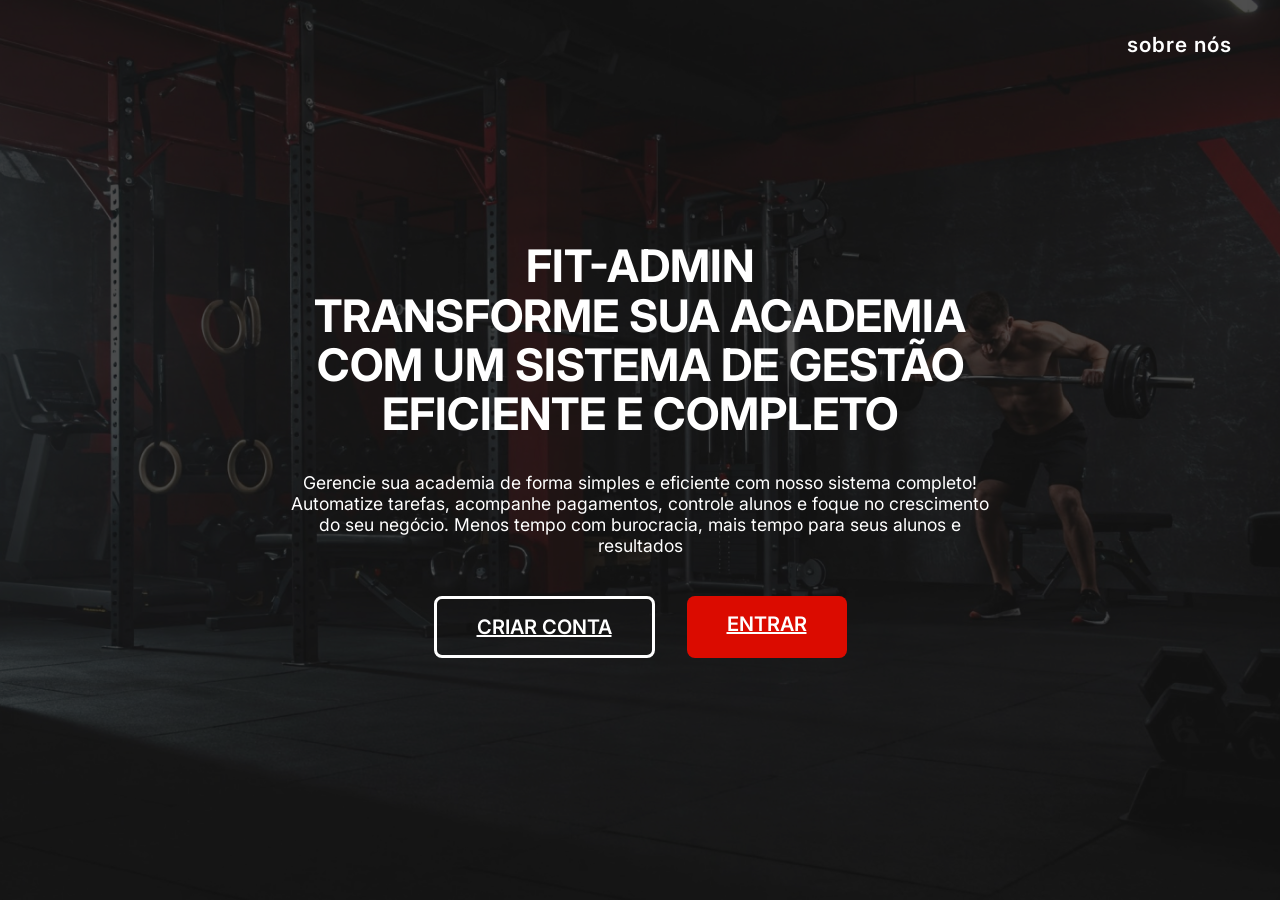
<file: src/pages/index.html>
<!DOCTYPE html>
<html lang="pt-BR">
<head>
  <meta charset="UTF-8">
  <meta name="viewport" content="width=device-width, initial-scale=1.0">
  <title>Fit-Admin - Gestão de Academia</title>
  <link rel="preconnect" href="https://fonts.googleapis.com">
  <link rel="preconnect" href="https://fonts.gstatic.com" crossorigin>
  <link href="https://fonts.googleapis.com/css2?family=Inter:wght@400;600;700&display=swap" rel="stylesheet">
  <link href="https://fonts.googleapis.com/icon?family=Material+Icons" rel="stylesheet">
  <link rel="stylesheet" href="../styles/theme.css">
  <link rel="stylesheet" href="../styles/home.css">
</head>
<body>
  <div class="landing-bg">
    <div class="overlay"></div>
    <a href="#" class="top-right-link">sobre nós</a>
    <div class="content">
      <div class="title">
        FIT-ADMIN<br>
        TRANSFORME SUA ACADEMIA<br>
        COM UM SISTEMA DE GESTÃO<br>
        EFICIENTE E COMPLETO
      </div>
      <div class="subtitle">
        Gerencie sua academia de forma simples e eficiente com nosso sistema completo! Automatize tarefas, acompanhe pagamentos, controle alunos e foque no crescimento do seu negócio. Menos tempo com burocracia, mais tempo para seus alunos e resultados
      </div>
      <div class="btn-group">
        <a href="criar-conta.html" class="btn-secondary">CRIAR CONTA</a>
        <a href="login.html" class="btn-primary">ENTRAR</a>
      </div>
    </div>
  </div>
</body>
</html>
</file>
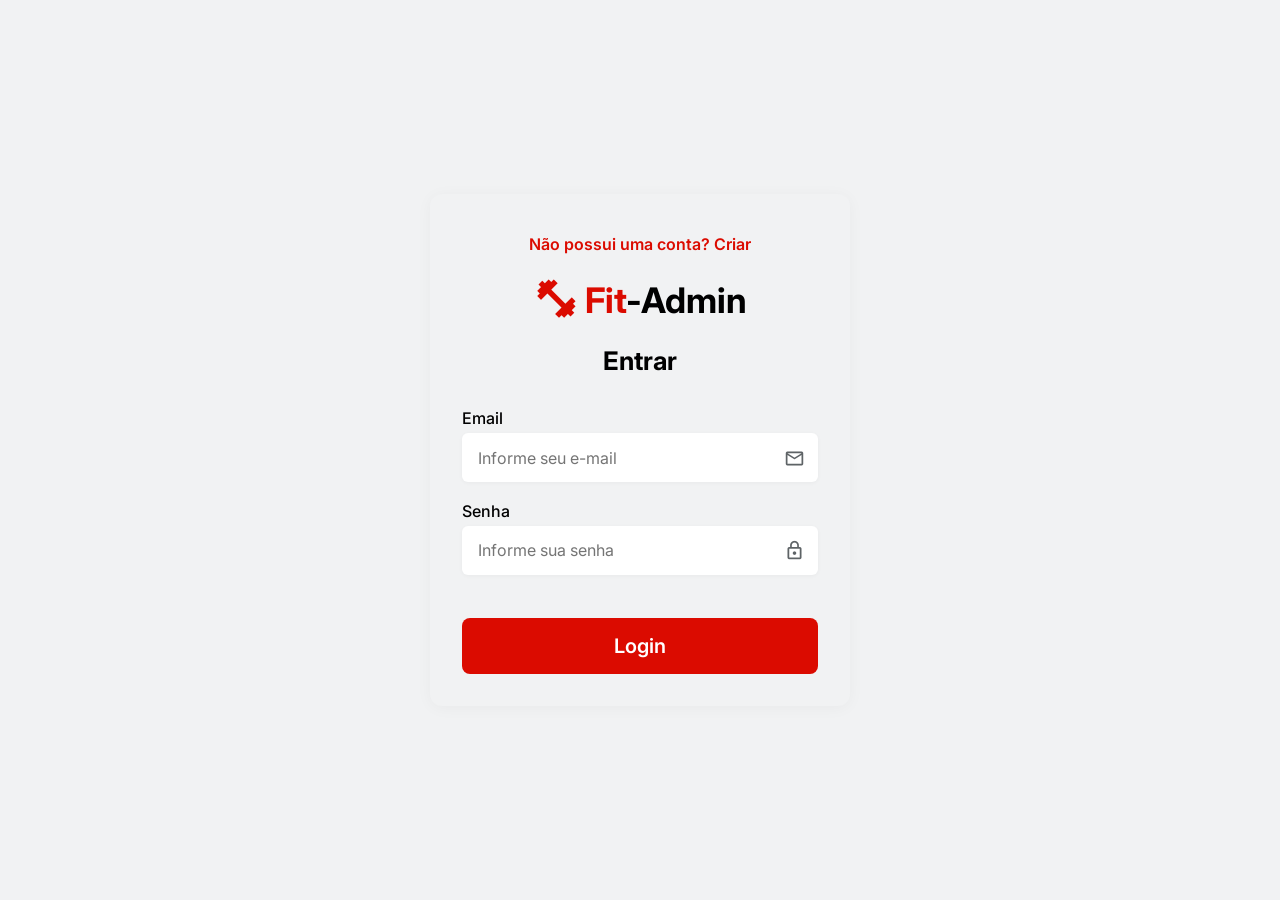
<file: src/pages/alterar-senha.html>
<!DOCTYPE html>
<html lang="pt-BR">
<head>
  <meta charset="UTF-8">
  <meta name="viewport" content="width=device-width, initial-scale=1.0">
  <title>Alterar Senha - Fit-Admin</title>
  <link rel="preconnect" href="https://fonts.googleapis.com">
  <link rel="preconnect" href="https://fonts.gstatic.com" crossorigin>
  <link href="https://fonts.googleapis.com/css2?family=Inter:wght@400;600;700&display=swap" rel="stylesheet">
  <link href="https://fonts.googleapis.com/icon?family=Material+Icons" rel="stylesheet">
  <link rel="stylesheet" href="../styles/theme.css">
  <link rel="stylesheet" href="../styles/dashboard.css">
  <link rel="stylesheet" href="../styles/gestao.css">
</head>
<body>
  <div class="dashboard-container">
    <header class="dashboard-header">
      <button class="menu-btn"><span class="material-icons">menu</span></button>
      <span class="dashboard-title">Fit-Admin</span>
      <button class="logout-btn"><span class="material-icons">logout</span></button>
    </header>
    <nav class="dashboard-nav">
      <a href="dashboard.html" class="nav-item"><span class="material-icons">home</span><span>Dashboard</span></a>
      <a href="pagamentos.html" class="nav-item"><span class="material-icons">payments</span><span>Pagamentos</span></a>
      <a href="treinos.html" class="nav-item"><span class="material-icons">fitness_center</span><span>Treinos</span></a>
      <a href="funcionarios.html" class="nav-item admin-only"><span class="material-icons">people</span><span>Funcionários</span></a>
      <a href="alterar-senha.html" class="nav-item active"><span class="material-icons">lock_reset</span><span>Senha</span></a>
    </nav>
    <main class="dashboard-main">
      <section class="management-layout">
        <form class="management-form" id="senha-form">
          <h3>Alterar senha</h3>
          <label for="senha-atual">Senha atual</label>
          <input id="senha-atual" type="password" required>
          <label for="nova-senha">Nova senha</label>
          <input id="nova-senha" type="password" required>
          <label for="confirmar-senha">Confirmar nova senha</label>
          <input id="confirmar-senha" type="password" required>
          <button class="btn-primary" type="submit">Alterar senha</button>
        </form>
      </section>
    </main>
  </div>
  <script src="../scripts/auth.js"></script>
  <script src="../scripts/alterar-senha.js"></script>
</body>
</html>
</file>
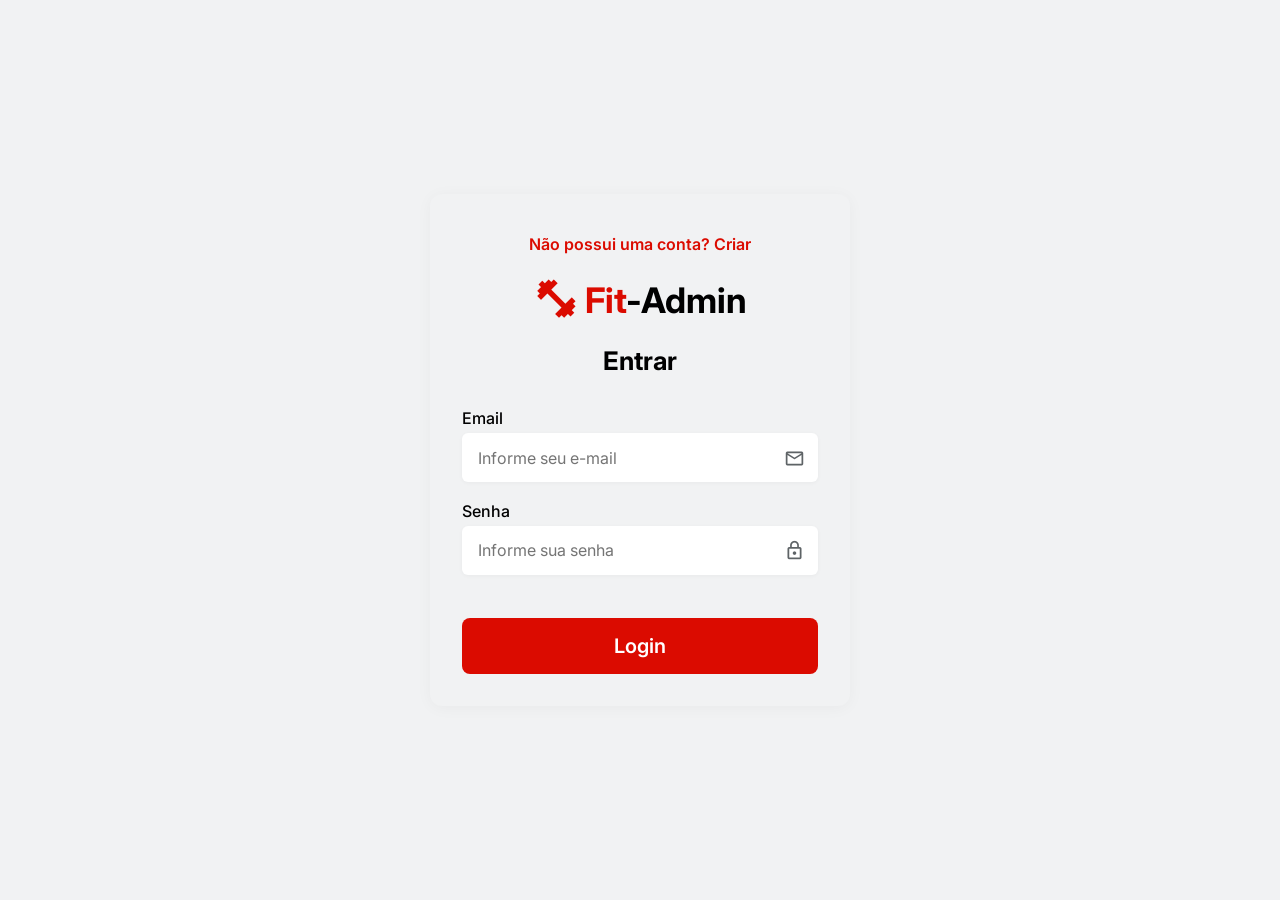
<file: src/pages/cadastro-aluno.html>
<!DOCTYPE html>
<html lang="pt-BR">
<head>
  <meta charset="UTF-8">
  <meta name="viewport" content="width=device-width, initial-scale=1.0">
  <title>Cadastrar/Editar Aluno - Fit-Admin</title>
  <link rel="preconnect" href="https://fonts.googleapis.com">
  <link rel="preconnect" href="https://fonts.gstatic.com" crossorigin>
  <link href="https://fonts.googleapis.com/css2?family=Inter:wght@400;600;700&display=swap" rel="stylesheet">
  <link href="https://fonts.googleapis.com/icon?family=Material+Icons" rel="stylesheet">
  <link rel="stylesheet" href="../styles/theme.css">
  <link rel="stylesheet" href="../styles/dashboard.css">
  <script src="../scripts/InputComponent.js" defer></script>
  <script src="../scripts/auth.js"></script>
  <script src="../scripts/app-data.js"></script>
  <link rel="stylesheet" href="../styles/cadastro-aluno.css">
</head>
<body>
  <header class="dashboard-header">
    <button class="menu-btn"><span class="material-icons">menu</span></button>
    <span class="dashboard-title">Fit-Admin</span>
    <span style="width:40px;"></span>
  </header>
  <div class="cadastro-container">
    <button type="button" id="btn-voltar" class="button-back"><span class="material-icons">arrow_back</span>Voltar</button>
    <div class="cadastro-title">Cadastrar/Editar Aluno</div>
    <form class="cadastro-form" id="cadastroAlunoForm">
      <div class="cadastro-photo">
        <img id="cadastro-photo-preview" src="../assets/user-placeholder-form-student.jpg" alt="Foto do aluno" />
        <input type="file" id="cadastro-photo" accept="image/*" style="display:none;" />
        <button type="button" id="cadastro-upload-btn"><span class="material-icons">upload</span></button>
      </div>
      <input-component label="Nome" id="cadastro-nome" name="nome" placeholder="Informe o nome do aluno" required></input-component>
      <input-component label="Matrícula" id="cadastro-matricula" name="matricula" placeholder="Informe a matrícula do aluno"  required></input-component>
      <input-component label="E-mail" type="email" id="cadastro-email" name="email" placeholder="Informe o e-mail do aluno" required></input-component>
      <label class="form-label" for="cadastro-plano">Plano</label>
      <select id="cadastro-plano" class="form-select" required>
        <option value="">Selecione o plano</option>
        <option value="mensal">Mensal</option>
        <option value="trimestral">Trimestral</option>
        <option value="anual">Anual</option>
      </select>
      <label class="form-label" for="cadastro-status">Status</label>
      <select id="cadastro-status" class="form-select" required>
        <option value="ativo">Ativo</option>
        <option value="inativo">Inativo</option>
        <option value="inadimplente">Inadimplente</option>
      </select>
      <input-component label="Data de vencimento" id="cadastro-vencimento" name="vencimento" placeholder="Ex: 25/05"  required></input-component>
      <input-component label="Peso" id="cadastro-peso" name="peso" placeholder="Ex: 82kg."  required></input-component>
      <input-component label="Altura" id="cadastro-altura" name="altura" placeholder="Ex: 1.82m"  required></input-component>
      <input-component label="Telefone" id="cadastro-telefone" name="telefone" placeholder="Ex: 869282028"  required></input-component>
      <button class="cadastro-btn" type="submit">Cadastrar/Editar</button>
    </form>
  </div>
  <script src="../scripts/cadastro-aluno.js"></script>
</body>
</html>
</file>
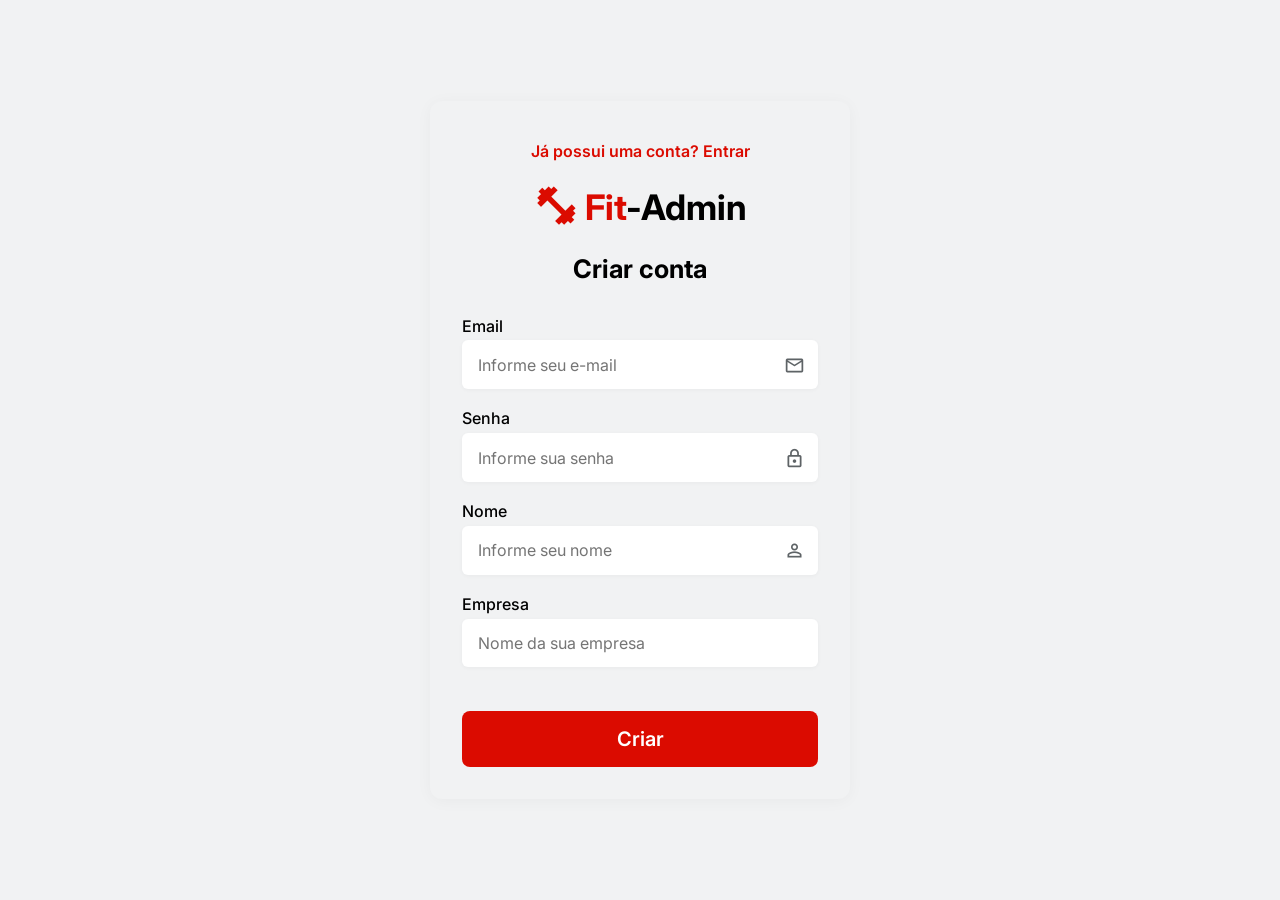
<file: src/pages/criar-conta.html>
<!DOCTYPE html>
<html lang="pt-BR">
<head>
  <meta charset="UTF-8">
  <meta name="viewport" content="width=device-width, initial-scale=1.0">
  <title>Criar Conta - Fit-Admin</title>
  <link rel="preconnect" href="https://fonts.googleapis.com">
  <link rel="preconnect" href="https://fonts.gstatic.com" crossorigin>
  <link href="https://fonts.googleapis.com/css2?family=Inter:wght@400;600;700&display=swap" rel="stylesheet">
  <link href="https://fonts.googleapis.com/icon?family=Material+Icons" rel="stylesheet">
  <link rel="stylesheet" href="../styles/theme.css">
  <script src="../scripts/InputComponent.js" defer></script>
  <script src="../scripts/auth.js"></script>
  <link rel="stylesheet" href="../styles/login.css">
</head>
<body>
  <form class="login-container" id="criarContaForm">
    <a href="login.html" class="back-link">Já possui uma conta? Entrar</a>
    <div class="logo">
      <span class="material-icons logo-icon">fitness_center</span>
      <span class="logo-text"><span class="fit">Fit</span>-Admin</span>
    </div>
    <div class="login-title">Criar conta</div>
    <div class="form-group">
      <input-component label="Email" type="email" id="email" name="email" placeholder="Informe seu e-mail" icon="mail_outline" required></input-component>
    </div>
    <div class="form-group">
      <input-component label="Senha" type="password" id="senha" name="senha" placeholder="Informe sua senha" icon="lock_outline" required></input-component>
    </div>
    <div class="form-group">
      <input-component label="Nome" type="text" id="nome" name="nome" placeholder="Informe seu nome" icon="person_outline" required></input-component>
    </div>
    <div class="form-group">
      <input-component label="Empresa" type="text" id="empresa" name="empresa" placeholder="Nome da sua empresa"  required></input-component>
    </div>
    <button class="btn-primary login-btn" type="submit">Criar</button>
  </form>
  <script>
    if (Auth.getUsuarioAtual()) {
      window.location.replace('dashboard.html');
    }

    document.getElementById('criarContaForm').addEventListener('submit', function(e) {
      e.preventDefault();
      
      const formData = {
        email: document.getElementById('email').shadowRoot.querySelector('input').value.trim(),
        senha: document.getElementById('senha').shadowRoot.querySelector('input').value.trim(),
        nome: document.getElementById('nome').shadowRoot.querySelector('input').value.trim(),
        empresa: document.getElementById('empresa').shadowRoot.querySelector('input').value.trim()
      };

      if (!formData.email || !formData.senha || !formData.nome || !formData.empresa) {
        alert('Por favor, preencha todos os campos.');
        return;
      }

      try {
        if (Auth.criarConta(formData)) {
          const usuario = Auth.login(formData.email, formData.senha);
          if (usuario) {
            window.location.replace('dashboard.html');
          } else {
            alert('Erro ao fazer login automático. Por favor, faça login manualmente.');
            window.location.replace('login.html');
          }
        } else {
          alert('Este email já está cadastrado!');
          document.getElementById('email').shadowRoot.querySelector('input').value = '';
        }
      } catch (error) {
        console.error('Erro ao criar conta:', error);
        alert('Ocorreu um erro ao criar sua conta. Por favor, tente novamente.');
      }
    });
  </script>
</body>
</html>
</file>
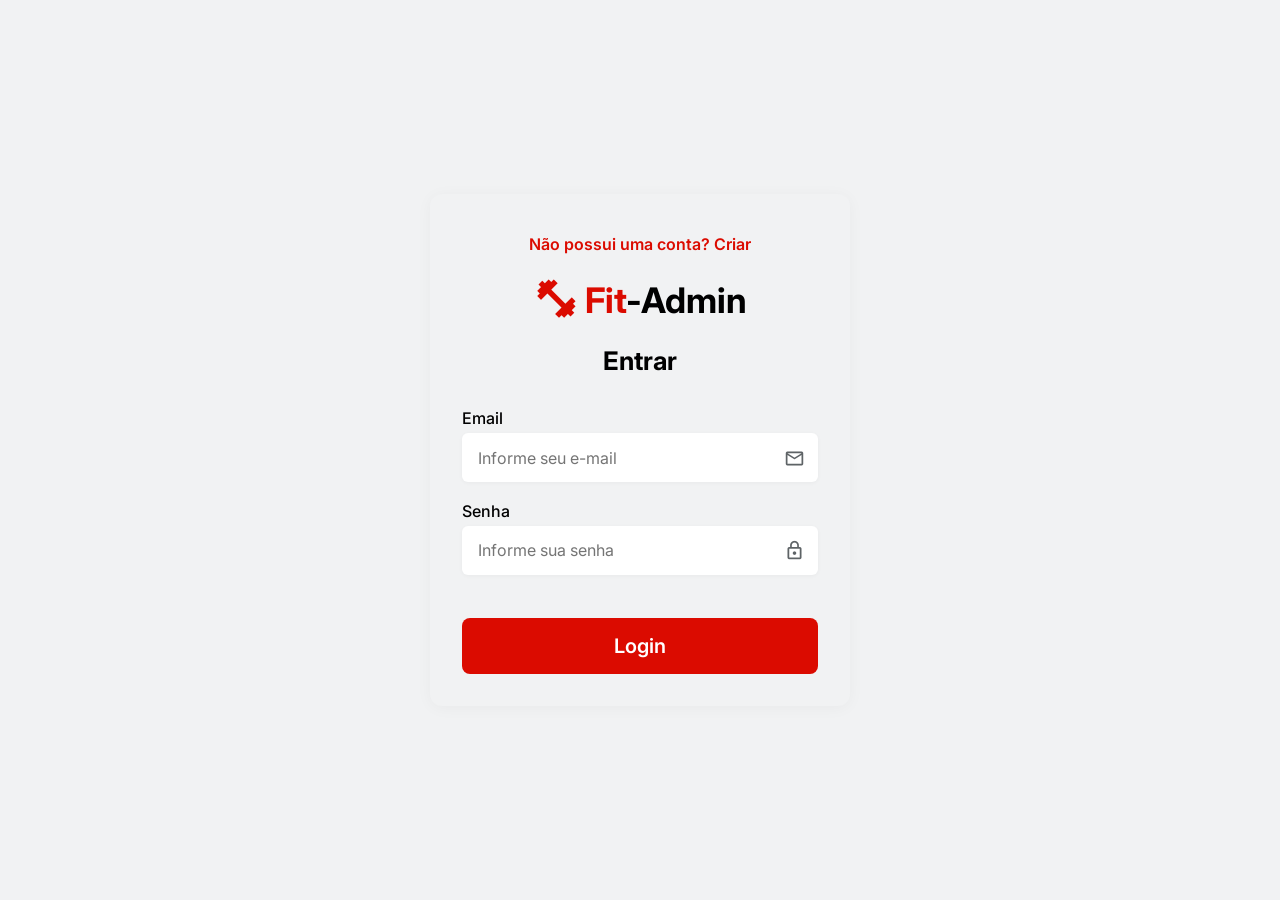
<file: src/pages/dashboard.html>
<!DOCTYPE html>
<html lang="pt-BR">
<head>
  <meta charset="UTF-8">
  <meta name="viewport" content="width=device-width, initial-scale=1.0">
  <title>Dashboard - Fit-Admin</title>
  <link rel="preconnect" href="https://fonts.googleapis.com">
  <link rel="preconnect" href="https://fonts.gstatic.com" crossorigin>
  <link href="https://fonts.googleapis.com/css2?family=Inter:wght@400;600;700&display=swap" rel="stylesheet">
  <link href="https://fonts.googleapis.com/icon?family=Material+Icons" rel="stylesheet">
  <link rel="stylesheet" href="../styles/theme.css">
  <link rel="stylesheet" href="../styles/dashboard.css">
</head>
<body>
	<div class="dashboard-container">
  <header class="dashboard-header">
    <button class="menu-btn"><span class="material-icons">menu</span></button>
    <span class="dashboard-title">Fit-Admin</span>
    <button class="logout-btn"><span class="material-icons">logout</span></button>
  </header>
  <nav class="dashboard-nav">
    <a href="dashboard.html" class="nav-item active">
      <span class="material-icons">home</span>
      <span>Dashboard</span>
    </a>
    <a href="pagamentos.html" class="nav-item">
      <span class="material-icons">payments</span>
      <span>Pagamentos</span>
    </a>
    <a href="treinos.html" class="nav-item">
      <span class="material-icons">fitness_center</span>
      <span>Treinos</span>
    </a>
    <a href="funcionarios.html" class="nav-item">
      <span class="material-icons">people</span>
      <span>Funcionários</span>
    </a>
    <a href="alterar-senha.html" class="nav-item">
      <span class="material-icons">lock_reset</span>
      <span>Senha</span>
    </a>
  </nav>
  <main class="dashboard-main">
    <section class="metrics-grid" id="metrics-grid"></section>
    <div class="dashboard-actions">
      <h2>Alunos</h2>
      <button class="btn-outline" id="exportar-btn">Exportar CSV</button>
      <button class="btn-outline" id="imprimir-btn">Imprimir</button>
      <button class="btn-white">Novo</button>
    </div>
    <div class="filters-row">
      <input class="search-input" type="text" placeholder="Pesquisar por nome, telefone ou e-mail">
      <select id="plano-filter" class="filter-select">
        <option value="">Todos os planos</option>
        <option value="mensal">Mensal</option>
        <option value="trimestral">Trimestral</option>
        <option value="anual">Anual</option>
      </select>
      <select id="status-filter" class="filter-select">
        <option value="">Todos os status</option>
        <option value="ativo">Ativo</option>
        <option value="inativo">Inativo</option>
        <option value="inadimplente">Inadimplente</option>
      </select>
    </div>
    <div class="students-grid" id="students-grid">
    </div>
  </main>
</div>
<script src="../scripts/auth.js"></script>
<script src="../scripts/app-data.js"></script>
<script src="../scripts/dashboard.js"></script>
</body>
</html>
</file>
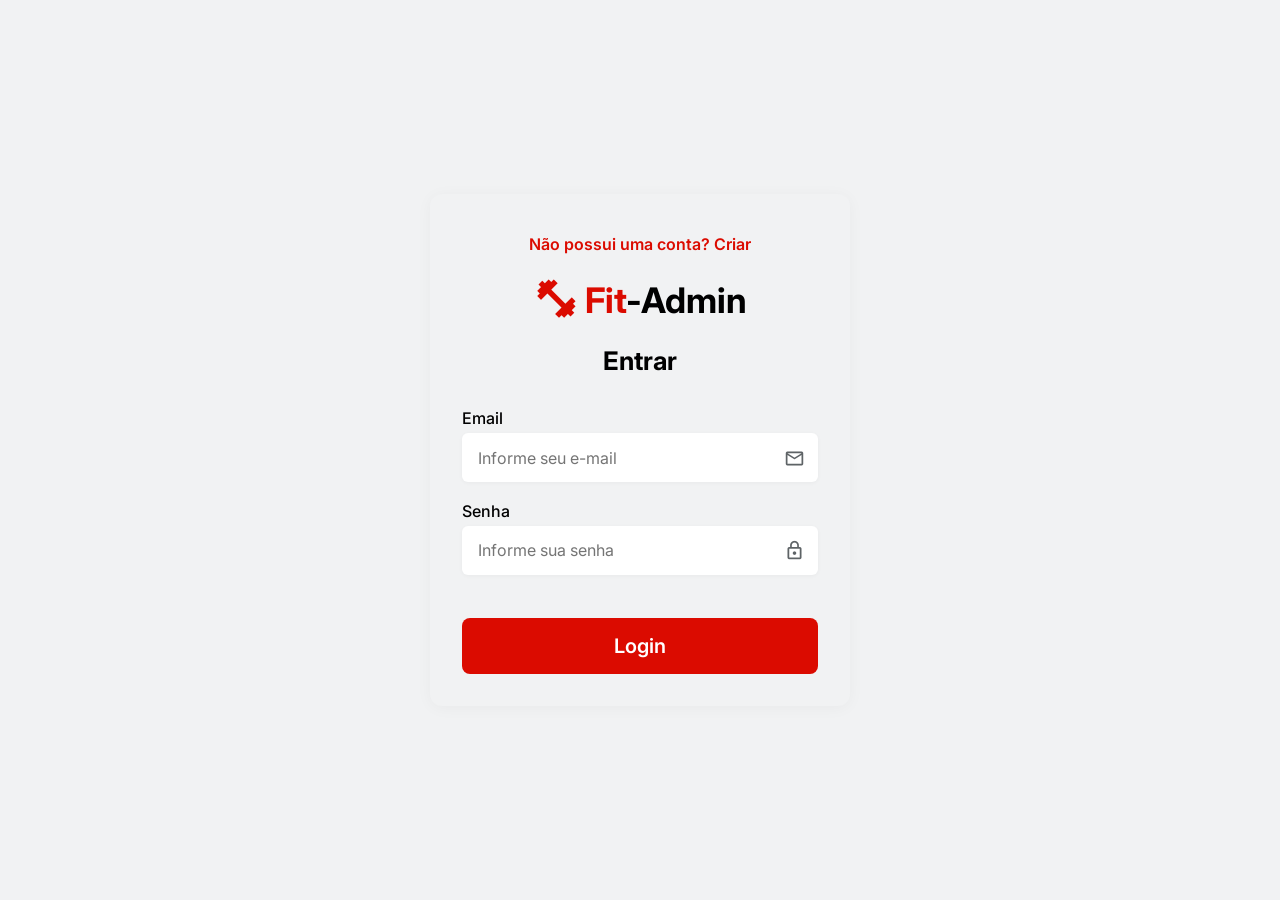
<file: src/pages/funcionarios.html>
<!DOCTYPE html>
<html lang="pt-BR">
<head>
  <meta charset="UTF-8">
  <meta name="viewport" content="width=device-width, initial-scale=1.0">
  <title>Funcionários - Fit-Admin</title>
  <link rel="preconnect" href="https://fonts.googleapis.com">
  <link rel="preconnect" href="https://fonts.gstatic.com" crossorigin>
  <link href="https://fonts.googleapis.com/css2?family=Inter:wght@400;600;700&display=swap" rel="stylesheet">
  <link href="https://fonts.googleapis.com/icon?family=Material+Icons" rel="stylesheet">
  <link rel="stylesheet" href="../styles/theme.css">
  <link rel="stylesheet" href="../styles/dashboard.css">
  <script src="../scripts/InputComponent.js" defer></script>
  <script src="../scripts/auth.js"></script>
  <link rel="stylesheet" href="../styles/funcionarios.css">
</head>
<body>
  <div class="dashboard-container">
    <header class="dashboard-header">
      <button class="menu-btn"><span class="material-icons">menu</span></button>
      <span class="dashboard-title">Fit-Admin</span>
      <button class="logout-btn"><span class="material-icons">logout</span></button>
    </header>
    <nav class="dashboard-nav">
      <a href="dashboard.html" class="nav-item">
        <span class="material-icons">home</span>
        <span>Dashboard</span>
      </a>
      <a href="pagamentos.html" class="nav-item">
        <span class="material-icons">payments</span>
        <span>Pagamentos</span>
      </a>
      <a href="treinos.html" class="nav-item">
        <span class="material-icons">fitness_center</span>
        <span>Treinos</span>
      </a>
      <a href="funcionarios.html" class="nav-item active">
        <span class="material-icons">people</span>
        <span>Funcionários</span>
      </a>
      <a href="alterar-senha.html" class="nav-item">
        <span class="material-icons">lock_reset</span>
        <span>Senha</span>
      </a>
    </nav>
    <main class="dashboard-main">
      <div class="dashboard-actions">
        <h2>Funcionários</h2>
        <button class="btn-white" id="btn-novo-funcionario">Novo</button>
      </div>
      <div class="funcionarios-grid" id="funcionarios-grid">
      </div>
    </main>
  </div>

  <div class="modal" id="modal-funcionario">
    <div class="modal-content">
      <div class="modal-header">
        <h2>Novo Funcionário</h2>
        <button class="close-btn"><span class="material-icons">close</span></button>
      </div>
      <form id="form-funcionario">
        <input-component label="Nome" id="nome" name="nome" placeholder="Informe o nome do funcionário" required></input-component>
        <input-component label="Email" type="email" id="email" name="email" placeholder="Informe o email do funcionário" required></input-component>
        <input-component label="Senha" type="password" id="senha" name="senha" placeholder="Informe a senha" required></input-component>
        <input-component label="Confirmar Senha" type="password" id="confirmar-senha" name="confirmar-senha" placeholder="Confirme a senha" required></input-component>
        <button type="submit" class="btn-primary">Cadastrar</button>
      </form>
    </div>
  </div>

  <script src="../scripts/funcionarios.js"></script>
</body>
</html>
</file>
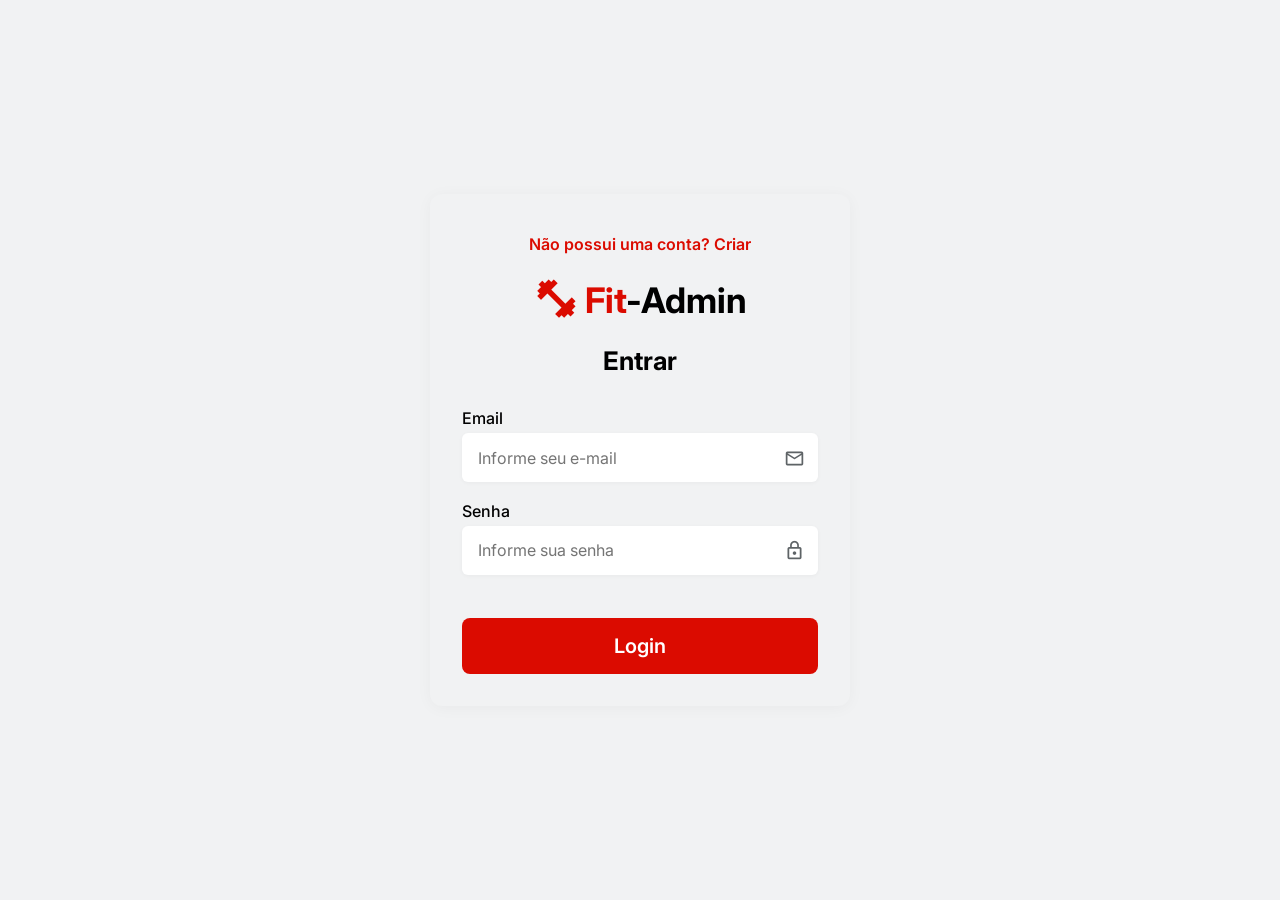
<file: src/pages/login.html>
<!DOCTYPE html>
<html lang="pt-BR">
<head>
  <meta charset="UTF-8">
  <meta name="viewport" content="width=device-width, initial-scale=1.0">
  <title>Login - Fit-Admin</title>
  <link rel="preconnect" href="https://fonts.googleapis.com">
  <link rel="preconnect" href="https://fonts.gstatic.com" crossorigin>
  <link href="https://fonts.googleapis.com/css2?family=Inter:wght@400;600;700&display=swap" rel="stylesheet">
  <link href="https://fonts.googleapis.com/icon?family=Material+Icons" rel="stylesheet">
  <link rel="stylesheet" href="../styles/theme.css">
  <script src="../scripts/InputComponent.js" defer></script>
  <script src="../scripts/auth.js"></script>
  <link rel="stylesheet" href="../styles/login.css">
</head>
<body>
  <form class="login-container" id="loginForm">
    <a href="criar-conta.html" class="back-link">Não possui uma conta? Criar</a>
    <div class="logo">
      <span class="material-icons logo-icon">fitness_center</span>
      <span class="logo-text"><span class="fit">Fit</span>-Admin</span>
    </div>
    <div class="login-title">Entrar</div>
    <div class="form-group">
      <input-component label="Email" type="email" id="email" name="email" placeholder="Informe seu e-mail" icon="mail_outline" required></input-component>
    </div>
    <div class="form-group">
      <input-component label="Senha" type="password" id="senha" name="senha" placeholder="Informe sua senha" icon="lock_outline" required></input-component>
    </div>
    <button class="btn-primary login-btn" type="submit">Login</button>
  </form>
  <script>
    if (Auth.getUsuarioAtual()) {
      window.location.replace('dashboard.html');
    }
    document.getElementById('loginForm').addEventListener('submit', function(e) {
      e.preventDefault();
      
      const email = document.getElementById('email').shadowRoot.querySelector('input').value.trim();
      const senha = document.getElementById('senha').shadowRoot.querySelector('input').value.trim();

      if (!email || !senha) {
        alert('Por favor, preencha todos os campos.');
        return;
      }

      const usuario = Auth.login(email, senha);
      
      if (usuario) {
        window.location.replace('dashboard.html');
      } else {
        alert('Email ou senha inválidos!');
        document.getElementById('senha').shadowRoot.querySelector('input').value = '';
      }
    });
  </script>
</body>
</html>
</file>
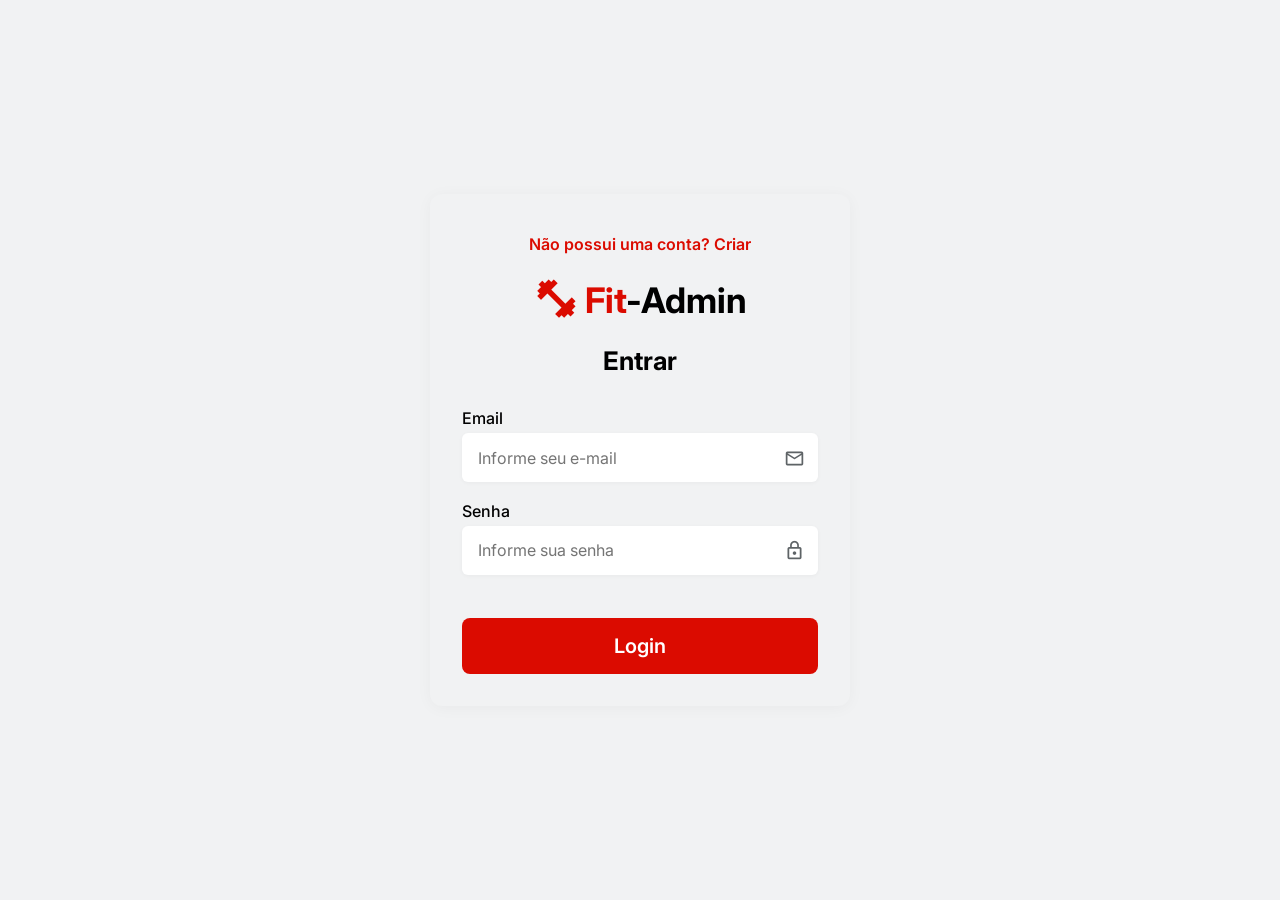
<file: src/pages/pagamentos.html>
<!DOCTYPE html>
<html lang="pt-BR">
<head>
  <meta charset="UTF-8">
  <meta name="viewport" content="width=device-width, initial-scale=1.0">
  <title>Pagamentos - Fit-Admin</title>
  <link rel="preconnect" href="https://fonts.googleapis.com">
  <link rel="preconnect" href="https://fonts.gstatic.com" crossorigin>
  <link href="https://fonts.googleapis.com/css2?family=Inter:wght@400;600;700&display=swap" rel="stylesheet">
  <link href="https://fonts.googleapis.com/icon?family=Material+Icons" rel="stylesheet">
  <link rel="stylesheet" href="../styles/theme.css">
  <link rel="stylesheet" href="../styles/dashboard.css">
  <link rel="stylesheet" href="../styles/gestao.css">
</head>
<body>
  <div class="dashboard-container">
    <header class="dashboard-header">
      <button class="menu-btn"><span class="material-icons">menu</span></button>
      <span class="dashboard-title">Fit-Admin</span>
      <button class="logout-btn"><span class="material-icons">logout</span></button>
    </header>
    <nav class="dashboard-nav">
      <a href="dashboard.html" class="nav-item"><span class="material-icons">home</span><span>Dashboard</span></a>
      <a href="pagamentos.html" class="nav-item active"><span class="material-icons">payments</span><span>Pagamentos</span></a>
      <a href="treinos.html" class="nav-item"><span class="material-icons">fitness_center</span><span>Treinos</span></a>
      <a href="funcionarios.html" class="nav-item admin-only"><span class="material-icons">people</span><span>Funcionários</span></a>
      <a href="alterar-senha.html" class="nav-item"><span class="material-icons">lock_reset</span><span>Senha</span></a>
    </nav>
    <main class="dashboard-main">
      <div class="dashboard-actions">
        <h2>Pagamentos</h2>
        <button class="btn-outline" id="exportar-pagamentos">Exportar CSV</button>
      </div>
      <section class="management-layout">
        <form class="management-form" id="pagamento-form">
          <h3>Registrar pagamento</h3>
          <label for="aluno-id">Aluno</label>
          <select id="aluno-id" required></select>
          <label for="valor">Valor</label>
          <input id="valor" type="number" min="0" step="0.01" placeholder="Ex: 120.00" required>
          <label for="vencimento">Data de vencimento</label>
          <input id="vencimento" type="date" required>
          <label for="data-pagamento">Data de pagamento</label>
          <input id="data-pagamento" type="date">
          <label for="forma-pagamento">Forma de pagamento</label>
          <select id="forma-pagamento" required>
            <option value="">Selecione</option>
            <option value="dinheiro">Dinheiro</option>
            <option value="pix">Pix</option>
            <option value="cartao">Cartão</option>
            <option value="boleto">Boleto</option>
          </select>
          <label for="status">Status</label>
          <select id="status" required>
            <option value="pago">Pago</option>
            <option value="pendente">Pendente</option>
          </select>
          <button class="btn-primary" type="submit">Registrar pagamento</button>
        </form>
        <section class="management-list">
          <div class="filters-row">
            <input class="search-input" id="busca-pagamento" type="text" placeholder="Buscar por aluno">
            <input class="filter-select" id="periodo-inicio" type="date" aria-label="Início do período">
            <input class="filter-select" id="periodo-fim" type="date" aria-label="Fim do período">
            <select class="filter-select" id="status-filter">
              <option value="">Todos os status</option>
              <option value="pago">Pago</option>
              <option value="pendente">Pendente</option>
              <option value="vencido">Vencido</option>
            </select>
          </div>
          <div id="pagamentos-lista" class="records-list"></div>
        </section>
      </section>
    </main>
  </div>
  <script src="../scripts/auth.js"></script>
  <script src="../scripts/app-data.js"></script>
  <script src="../scripts/pagamentos.js"></script>
</body>
</html>
</file>
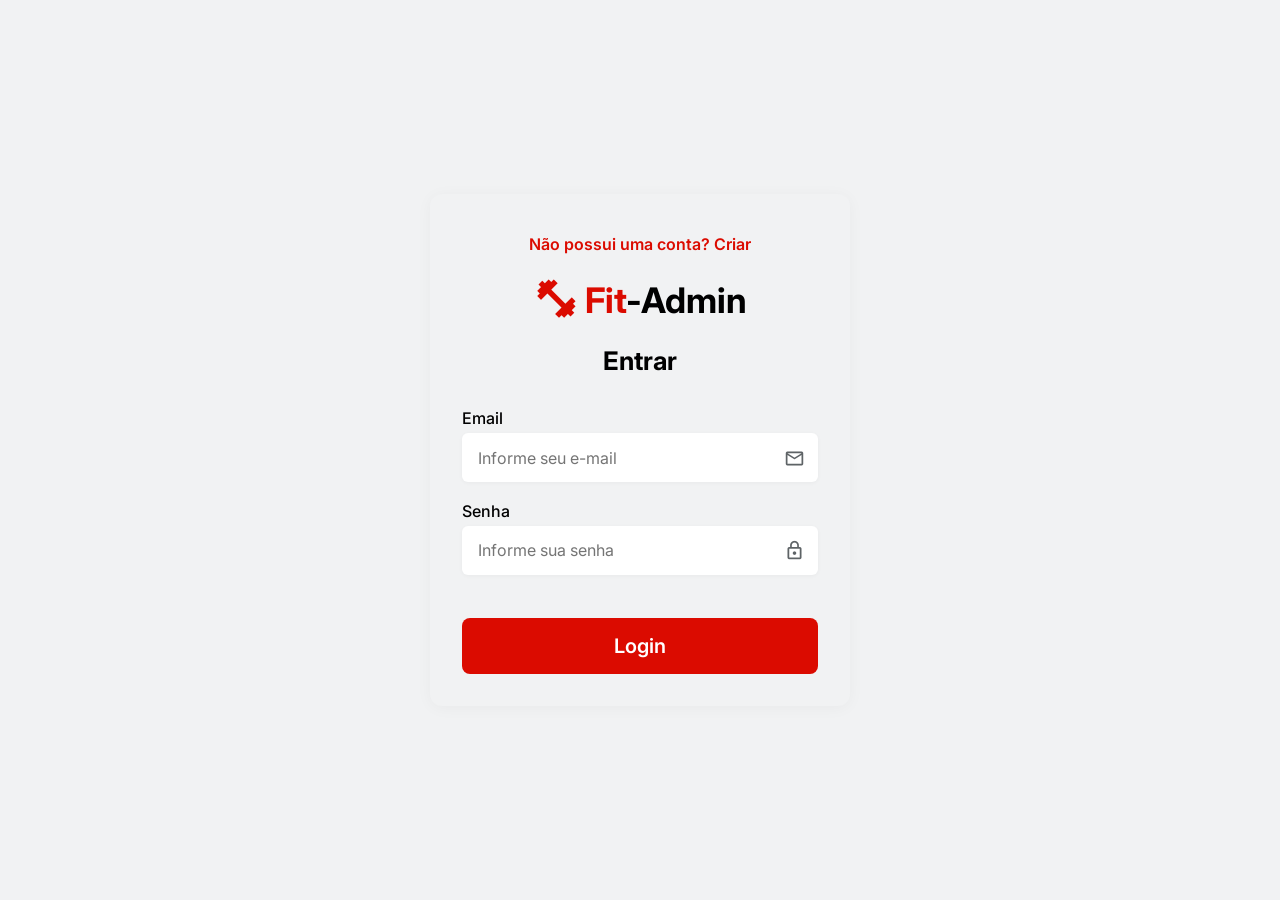
<file: src/pages/treinos.html>
<!DOCTYPE html>
<html lang="pt-BR">
<head>
  <meta charset="UTF-8">
  <meta name="viewport" content="width=device-width, initial-scale=1.0">
  <title>Treinos - Fit-Admin</title>
  <link rel="preconnect" href="https://fonts.googleapis.com">
  <link rel="preconnect" href="https://fonts.gstatic.com" crossorigin>
  <link href="https://fonts.googleapis.com/css2?family=Inter:wght@400;600;700&display=swap" rel="stylesheet">
  <link href="https://fonts.googleapis.com/icon?family=Material+Icons" rel="stylesheet">
  <link rel="stylesheet" href="../styles/theme.css">
  <link rel="stylesheet" href="../styles/dashboard.css">
  <link rel="stylesheet" href="../styles/gestao.css">
</head>
<body>
  <div class="dashboard-container">
    <header class="dashboard-header">
      <button class="menu-btn"><span class="material-icons">menu</span></button>
      <span class="dashboard-title">Fit-Admin</span>
      <button class="logout-btn"><span class="material-icons">logout</span></button>
    </header>
    <nav class="dashboard-nav">
      <a href="dashboard.html" class="nav-item"><span class="material-icons">home</span><span>Dashboard</span></a>
      <a href="pagamentos.html" class="nav-item"><span class="material-icons">payments</span><span>Pagamentos</span></a>
      <a href="treinos.html" class="nav-item active"><span class="material-icons">fitness_center</span><span>Treinos</span></a>
      <a href="funcionarios.html" class="nav-item admin-only"><span class="material-icons">people</span><span>Funcionários</span></a>
      <a href="alterar-senha.html" class="nav-item"><span class="material-icons">lock_reset</span><span>Senha</span></a>
    </nav>
    <main class="dashboard-main">
      <div class="dashboard-actions">
        <h2>Treinos</h2>
      </div>
      <section class="management-layout">
        <form class="management-form" id="treino-form">
          <h3 id="treino-form-title">Criar treino</h3>
          <input id="treino-id" type="hidden">
          <label for="aluno-id">Aluno</label>
          <select id="aluno-id" required></select>
          <label for="exercicios">Exercícios</label>
          <textarea id="exercicios" rows="4" placeholder="Ex: Supino reto, remada baixa..." required></textarea>
          <label for="series">Séries</label>
          <input id="series" type="text" placeholder="Ex: 3 séries" required>
          <label for="repeticoes">Repetições</label>
          <input id="repeticoes" type="text" placeholder="Ex: 12 repetições" required>
          <label for="carga">Carga</label>
          <input id="carga" type="text" placeholder="Ex: 20kg">
          <label for="observacoes">Observações</label>
          <textarea id="observacoes" rows="3"></textarea>
          <button class="btn-primary" type="submit">Salvar treino</button>
          <button class="btn-outline" id="cancelar-edicao" type="button">Cancelar edição</button>
        </form>
        <section class="management-list">
          <div class="filters-row">
            <input class="search-input" id="busca-treino" type="text" placeholder="Buscar por aluno ou exercício">
          </div>
          <div id="treinos-lista" class="records-list"></div>
        </section>
      </section>
    </main>
  </div>
  <script src="../scripts/auth.js"></script>
  <script src="../scripts/app-data.js"></script>
  <script src="../scripts/treinos.js"></script>
</body>
</html>
</file>
<file: src/styles/theme.css>
:root {
  --color-primary: #DB0B00;
  --color-secondary: #5E6366;
  --color-background: #191919;
  --color-surface: #F1F2F3;
  --color-success: #2DE36A;
  --color-error: #E83F5B;
  --color-white: #FFFFFF;
	--color-white-secondary: #F7F7F7;
  --color-black: #000000;
	--color-yellow-secondary: #FFD600;
	--color-yellow-primary: #FFF176;
  --font-family-base: 'Inter', Arial, Helvetica, sans-serif;
}

body {
  margin: 0;
  padding: 0;
  background: var(--color-background);
  color: var(--color-white);
  font-family: var(--font-family-base);
  box-sizing: border-box;
}

*, *::before, *::after {
  box-sizing: inherit;
}

button {
  font-family: var(--font-family-base);
  border: none;
  cursor: pointer;
  outline: none;
}

.btn-primary {
  background: var(--color-primary);
  color: var(--color-white);
  padding: 1rem 2.5rem;
  border-radius: 8px;
  font-size: 1.25rem;
  font-weight: 600;
  transition: background 0.2s;
}
.btn-primary:hover {
  background: #b30900;
}

.btn-secondary {
  background: transparent;
  color: var(--color-white);
  border: 3px solid var(--color-white);
  padding: 1rem 2.5rem;
  border-radius: 8px;
  font-size: 1.25rem;
  font-weight: 600;
  transition: background 0.2s, color 0.2s;
}
.btn-secondary:hover {
  background: var(--color-white);
  color: var(--color-primary);
}
</file>
<file: src/styles/home.css>
.landing-bg {
	min-height: 100vh;
	width: 100vw;
	background: url('../assets/img-background-landingpage.jpg') center/cover no-repeat;
	display: flex;
	flex-direction: column;
	justify-content: center;
	align-items: center;
	position: relative;
}
.overlay {
	position: absolute;
	top: 0; left: 0; right: 0; bottom: 0;
	background: rgba(25, 25, 25, 0.7);
	z-index: 1;
}
.content {
	position: relative;
	z-index: 2;
	display: flex;
	flex-direction: column;
	align-items: center;
	justify-content: center;
	height: 100vh;
	width: 100vw;
	text-align: center;
}
.title {
	font-size: 2.8rem;
	font-weight: 700;
	margin-bottom: 2rem;
	line-height: 1.1;
}
.subtitle {
	font-size: 1.1rem;
	font-weight: 400;
	margin-bottom: 2.5rem;
	max-width: 700px;
}
.btn-group {
	display: flex;
	gap: 2rem;
	justify-content: center;
}
.top-right-link {
	position: absolute;
	top: 2rem;
	right: 3rem;
	z-index: 3;
	color: var(--color-white);
	font-size: 1.3rem;
	text-decoration: none;
	font-weight: 600;
	letter-spacing: 1px;
	transition: color 0.2s;
}
.top-right-link:hover {
	color: var(--color-primary);
}
@media (max-width: 600px) {
	.title { font-size: 2rem; }
	.btn-group { flex-direction: column; gap: 1rem; }
	.content { padding: 1rem; }
}
</file>
<file: src/styles/dashboard.css>
body {
  background: var(--color-surface);
  color: var(--color-black);
}

.dashboard-header {
  display: flex;
  align-items: center;
  justify-content: space-between;
  background: var(--color-primary);
  color: var(--color-white);
  padding: 0 2rem;
  height: 64px;
  position: sticky;
  top: 0;
  z-index: 10;
}

.dashboard-nav {
  background: var(--color-white);
  padding: 1rem 2rem;
  display: flex;
  gap: 2rem;
  border-bottom: 1px solid var(--color-secondary);
  overflow-x: auto;
}

.nav-item {
  display: flex;
  align-items: center;
  gap: 0.5rem;
  color: var(--color-secondary);
  text-decoration: none;
  font-weight: 600;
  padding: 0.5rem 1rem;
  border-radius: 6px;
  transition: all 0.2s ease;
}

.nav-item:hover {
  background: var(--color-surface);
  color: var(--color-primary);
}

.nav-item.active {
  background: var(--color-primary);
  color: var(--color-white);
}

.nav-item .material-icons {
  font-size: 1.2rem;
}

.menu-btn, .logout-btn {
  background: none;
  border: none;
  color: var(--color-white);
  font-size: 2rem;
  cursor: pointer;
  display: flex;
  align-items: center;
}
.dashboard-title {
  font-size: 2rem;
  font-weight: 700;
  letter-spacing: 1px;
}

.dashboard-main {
  max-width: 1200px;
  margin: 2rem auto;
  padding: 0 1rem;
}
.metrics-grid {
  display: grid;
  grid-template-columns: repeat(auto-fit, minmax(180px, 1fr));
  gap: 1rem;
  margin-bottom: 2rem;
}
.metric-card {
  background: var(--color-white);
  border-left: 4px solid var(--color-primary);
  border-radius: 8px;
  padding: 1rem;
  box-shadow: 0 2px 12px rgba(25,25,25,0.06);
}
.metric-card span {
  display: block;
  color: var(--color-secondary);
  font-size: 0.9rem;
  margin-bottom: 0.4rem;
}
.metric-card strong {
  color: var(--color-black);
  font-size: 1.4rem;
}
.dashboard-actions {
  display: flex;
  align-items: center;
  gap: 1.2rem;
  margin-bottom: 1.5rem;
  flex-wrap: wrap;
}
.dashboard-actions h2 {
  margin: 0 1.5rem 0 0.5rem;
  font-size: 1.5rem;
  font-weight: 700;
}
.btn-outline {
  background: var(--color-white);
  border: 1.5px solid var(--color-primary);
  color: var(--color-primary);
  border-radius: 6px;
  padding: 0.5rem 1.2rem;
  font-weight: 600;
  cursor: pointer;
  transition: background 0.2s, color 0.2s;
}
.btn-outline:hover {
  background: var(--color-primary);
  color: var(--color-white);
}
.btn-white {
  background: var(--color-white);
  color: var(--color-primary);
  border: none;
  border-radius: 6px;
  padding: 0.5rem 2.2rem;
  font-weight: 700;
  font-size: 1.1rem;
  cursor: pointer;
  box-shadow: 0 1px 4px rgba(0,0,0,0.04);
  margin-left: auto;
}
.search-input {
  width: 100%;
  max-width: 500px;
  padding: 0.7rem 1rem;
  border-radius: 6px;
  border: 1.5px solid var(--color-secondary);
  margin-bottom: 2rem;
  font-size: 1rem;
  transition: all 0.2s ease;
}
.filters-row {
  display: flex;
  gap: 1rem;
  align-items: center;
  flex-wrap: wrap;
  margin-bottom: 2rem;
}
.filters-row .search-input {
  margin-bottom: 0;
}
.filter-select {
  padding: 0.7rem 1rem;
  border-radius: 6px;
  border: 1.5px solid var(--color-secondary);
  background: var(--color-white);
  color: var(--color-black);
  font-family: var(--font-family-base);
  font-size: 1rem;
}

.students-grid {
  display: grid;
  grid-template-columns: repeat(auto-fit, minmax(320px, 1fr));
  gap: 2rem;
}
.student-card {
  background: var(--color-primary);
  color: var(--color-white);
  border-radius: 10px;
  display: flex;
  align-items: flex-start;
  gap: 1.2rem;
  padding: 1.2rem 1.2rem 1.2rem 1.2rem;
  box-shadow: 0 2px 12px rgba(25,25,25,0.06);
  min-width: 0;
}
.student-card.status-inadimplente {
  background: var(--color-error);
}
.student-card.status-inativo {
  background: var(--color-secondary);
}
.student-photo {
  width: 90px;
  height: 90px;
  object-fit: cover;
  border-radius: 8px;
  background: var(--color-white);
}
.student-info {
  flex: 1;
  min-width: 0;
}
.student-header {
  display: flex;
  align-items: flex-start;
  justify-content: space-between;
  margin-bottom: 0.2rem;
}
.student-name {
  font-size: 1.1rem;
  font-weight: 700;
}
.student-actions {
  display: flex;
  gap: 0.3rem;
}
.student-actions .material-icons {
  font-size: 1.2rem;
  cursor: pointer;
  opacity: 0.85;
  transition: color 0.2s, opacity 0.2s;
}
.student-actions .edit:hover {
  color: var(--color-yellow-secondary);
}
.student-actions .delete:hover {
  color: var(--color-yellow-primary);
}
.student-plan {
  font-size: 1rem;
  margin-bottom: 0.2rem;
}
.student-details {
  display: flex;
  gap: 1.2rem;
  font-size: 0.98rem;
  margin-top: 0.2rem;
  flex-wrap: wrap;
}
.student-details span b {
  font-weight: 700;
}

.no-students {
  grid-column: 1 / -1;
  display: flex;
  flex-direction: column;
  align-items: center;
  justify-content: center;
  padding: 3rem;
  background: var(--color-white);
  border-radius: 10px;
  color: var(--color-secondary);
}

.no-students .material-icons {
  font-size: 4rem;
  margin-bottom: 1rem;
}

.no-students p {
  font-size: 1.2rem;
  font-weight: 600;
}

@media (max-width: 700px) {
  .dashboard-header {
    padding: 0 0.7rem;
  }
  .dashboard-main {
    margin: 1rem auto;
    padding: 0 0.2rem;
  }
  .dashboard-nav {
    gap: 0.5rem;
    padding: 0.8rem;
  }
  .nav-item {
    padding: 0.5rem;
  }
  .dashboard-actions {
    align-items: stretch;
  }
  .dashboard-actions h2 {
    width: 100%;
  }
  .filters-row {
    align-items: stretch;
  }
  .filter-select {
    width: 100%;
  }
  .students-grid {
    gap: 1rem;
  }
  .student-card {
    padding: 0.7rem;
  }
  .dashboard-title {
    font-size: 1.2rem;
  }
}

.search-input.filtering-by-plan {
  border-color: var(--color-primary);
  background-color: rgba(219, 11, 0, 0.05);
}

.btn-outline.active {
  background-color: var(--color-primary);
  color: var(--color-white);
  border-color: var(--color-primary);
}
</file>
<file: src/styles/gestao.css>
.management-layout {
  display: grid;
  grid-template-columns: minmax(280px, 360px) 1fr;
  gap: 1.5rem;
  align-items: start;
}

.management-form,
.management-list {
  background: var(--color-white);
  border-radius: 8px;
  padding: 1.5rem;
  box-shadow: 0 2px 12px rgba(25,25,25,0.06);
}

.management-form {
  display: flex;
  flex-direction: column;
  gap: 0.8rem;
}

.management-form h3 {
  margin: 0 0 0.6rem;
  color: var(--color-primary);
}

.management-form label {
  font-weight: 600;
  color: var(--color-black);
}

.management-form input,
.management-form select,
.management-form textarea {
  width: 100%;
  padding: 0.75rem;
  border: 1px solid var(--color-secondary);
  border-radius: 6px;
  font-family: var(--font-family-base);
  font-size: 1rem;
}

.records-list {
  display: grid;
  gap: 1rem;
}

.record-card {
  border: 1px solid #ddd;
  border-left: 5px solid var(--color-primary);
  border-radius: 8px;
  padding: 1rem;
  background: var(--color-white);
}

.record-card.status-pago {
  border-left-color: var(--color-success);
}

.record-card.status-vencido {
  border-left-color: var(--color-error);
}

.record-card.status-pendente {
  border-left-color: var(--color-yellow-secondary);
}

.record-header {
  display: flex;
  justify-content: space-between;
  gap: 1rem;
  align-items: flex-start;
}

.record-title {
  font-weight: 700;
  color: var(--color-black);
}

.record-meta {
  display: flex;
  flex-wrap: wrap;
  gap: 0.75rem;
  margin-top: 0.7rem;
  color: var(--color-secondary);
}

.record-actions {
  display: flex;
  gap: 0.5rem;
}

.record-actions .material-icons {
  cursor: pointer;
  color: var(--color-secondary);
}

.record-actions .delete:hover {
  color: var(--color-error);
}

@media (max-width: 800px) {
  .management-layout {
    grid-template-columns: 1fr;
  }
}
</file>
<file: src/styles/cadastro-aluno.css>
.cadastro-container {
	max-width: 820px;
	margin: 2.5rem auto;
	background: var(--color-white-secondary);
	border-radius: 12px;
	padding: 2.5rem 2rem 2rem 2rem;
	box-shadow: 0 2px 16px rgba(0,0,0,0.06);
}
.cadastro-title {
	font-size: 1.35rem;
	font-weight: 700;
	margin-bottom: 1.2rem;
	text-align: left;
}
.cadastro-photo {
	display: flex;
	flex-direction: column;
	align-items: center;
	margin-bottom: 1.2rem;
}
.cadastro-photo img {
	width: 80px;
	height: 80px;
	border-radius: 8px;
	background: var(--color-surface);
	margin-bottom: 0.5rem;
}
.cadastro-photo button {
	background: var(--color-primary);
	color: var(--color-white);
	border: none;
	border-radius: 50%;
	width: 40px;
	height: 40px;
	display: flex;
	align-items: center;
	justify-content: center;
	cursor: pointer;
	font-size: 1.5rem;
}
.cadastro-form {
	display: flex;
	flex-direction: column;
	gap: 1.1rem;
}
.form-label {
	font-size: 1rem;
	font-weight: 500;
	margin-bottom: -0.8rem;
}
.form-select {
	width: 100%;
	padding: 0.9rem 1rem;
	border: none;
	border-radius: 6px;
	background: var(--color-white);
	color: var(--color-black);
	font-family: var(--font-family-base);
	font-size: 1rem;
	box-shadow: 0 1px 4px rgba(25,25,25,0.04);
}
.cadastro-btn {
	background: var(--color-primary);
	color: var(--color-white);
	border: none;
	border-radius: 6px;
	padding: 0.9rem 0;
	font-size: 1.1rem;
	font-weight: 700;
	margin-top: 1.2rem;
	cursor: pointer;
	transition: background 0.2s;
}
.cadastro-btn:hover {
	background: #b30900;
}

.button-back{
	background: none;
	border: none;
	color: var(--color-primary);
	font-size: 1.2rem;
	font-weight: 600;
	display: flex;
	align-items: center;
	gap: 0.3rem;
	cursor: pointer;
	margin-bottom: 0.7rem;
}

@media (max-width: 600px) {
	.cadastro-container {
		padding: 1.2rem 0.3rem;
		max-width: 98vw;
	}
}
</file>
<file: src/styles/login.css>
body {
	background: var(--color-surface);
	color: var(--color-black);
	min-height: 100vh;
	display: flex;
	align-items: center;
	justify-content: center;
}
.login-container {
	background: var(--color-surface);
	border-radius: 12px;
	box-shadow: 0 2px 16px rgba(25,25,25,0.04);
	padding: 2.5rem 2rem 2rem 2rem;
	max-width: 420px;
	width: 100%;
	display: flex;
	flex-direction: column;
	align-items: center;
}
.logo {
	display: flex;
	align-items: center;
	gap: 0.5rem;
	margin-bottom: 1.5rem;
}
.logo-icon {
	font-size: 2.7rem;
	color: var(--color-primary);
	font-weight: bold;
}
.logo-text {
	font-size: 2.2rem;
	font-weight: 700;
	font-family: var(--font-family-base);
}
.logo-text .fit {
	color: var(--color-primary);
	font-weight: 700;
}
.login-title {
	font-size: 1.6rem;
	font-weight: 700;
	margin-bottom: 2rem;
	text-align: center;
}
.form-group {
	width: 100%;
	margin-bottom: 1.2rem;
}
.login-btn {
	width: 100%;
	margin-top: 1.5rem;
}
.back-link {
	display: block;
	margin-bottom: 1.5rem;
	color: var(--color-primary);
	text-align: left;
	text-decoration: none;
	font-weight: 600;
	font-size: 1rem;
	transition: color 0.2s;
}
.back-link:hover {
	color: var(--color-secondary);
}
@media (max-width: 500px) {
	.login-container { padding: 1.2rem 0.5rem; }
	.logo-text { font-size: 1.5rem; }
	.logo-icon { font-size: 2rem; }
}
</file>
<file: src/styles/funcionarios.css>
.funcionarios-grid {
  display: grid;
  grid-template-columns: repeat(auto-fit, minmax(300px, 1fr));
  gap: 1.5rem;
  margin-top: 2rem;
}

.funcionario-card {
  background: var(--color-white);
  border-radius: 10px;
  padding: 1.5rem;
  box-shadow: 0 2px 12px rgba(25,25,25,0.06);
}

.funcionario-header {
  display: flex;
  justify-content: space-between;
  align-items: flex-start;
  margin-bottom: 1rem;
}

.funcionario-nome {
  font-size: 1.2rem;
  font-weight: 700;
  color: var(--color-primary);
}

.funcionario-email {
  color: var(--color-secondary);
  font-size: 0.9rem;
}

.funcionario-actions {
  display: flex;
  gap: 0.5rem;
}

.funcionario-actions .material-icons {
  cursor: pointer;
  color: var(--color-secondary);
  transition: color 0.2s;
}

.funcionario-actions .edit:hover {
  color: var(--color-primary);
}

.funcionario-actions .delete:hover {
  color: var(--color-yellow-primary);
}

/* Modal */
.modal {
  display: none;
  position: fixed;
  top: 0;
  left: 0;
  width: 100%;
  height: 100%;
  background: rgba(0, 0, 0, 0.5);
  z-index: 1000;
  align-items: center;
  justify-content: center;
}

.modal.active {
  display: flex;
}

.modal-content {
  background: var(--color-white);
  border-radius: 12px;
  padding: 2rem;
  width: 100%;
  max-width: 500px;
  position: relative;
}

.modal-header {
  display: flex;
  justify-content: space-between;
  align-items: center;
  margin-bottom: 2rem;
}

.modal-header h2 {
  font-size: 1.5rem;
  font-weight: 700;
  color: var(--color-primary);
}

.close-btn {
  background: none;
  border: none;
  color: var(--color-secondary);
  cursor: pointer;
  padding: 0.5rem;
  border-radius: 50%;
  transition: background-color 0.2s;
}

.close-btn:hover {
  background: var(--color-surface);
}

#form-funcionario {
  display: flex;
  flex-direction: column;
  gap: 1.2rem;
}

#form-funcionario button {
  margin-top: 1rem;
}

@media (max-width: 700px) {
  .modal-content {
    margin: 1rem;
    padding: 1.5rem;
  }
}
</file>
